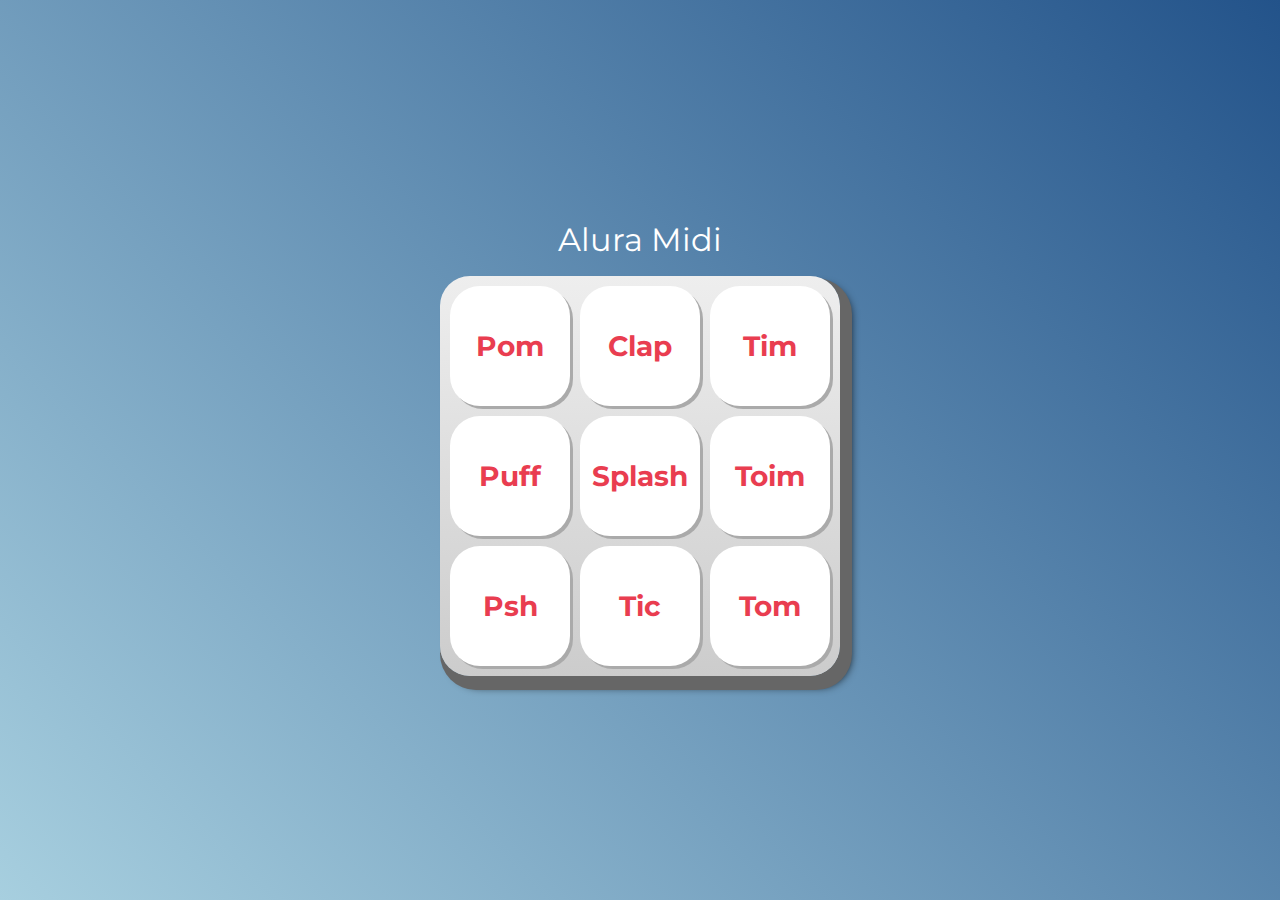
<file: aluramidi/index.html>
<!DOCTYPE html>
<html lang="pt-BR">
<head>
    <meta charset="UTF-8">
    <meta http-equiv="X-UA-Compatible" content="IE=edge">
    <meta name="viewport" content="width=device-width, initial-scale=1.0">

    <title>Alura MIDI</title>

    <link rel="preconnect" href="https://fonts.googleapis.com">
    <link rel="preconnect" href="https://fonts.gstatic.com" crossorigin>
    <link href="https://fonts.googleapis.com/css2?family=Montserrat:wght@500;600&display=swap" rel="stylesheet">

    <link rel="icon" type="image/png" href="images/bateria.png">
    <link rel="stylesheet" href="css/reset.css">
    <link rel="stylesheet" href="css/estilos.css">


</head>
<body>

    <h1>Alura Midi</h1>

    <section class="teclado">
        <button class="tecla tecla_pom">Pom</button>
        <button class="tecla tecla_clap">Clap</button>
        <button class="tecla tecla_tim">Tim</button>

        <button class="tecla tecla_puff">Puff</button>
        <button class="tecla tecla_splash">Splash</button>
        <button class="tecla tecla_toim">Toim</button>

        <button class="tecla tecla_psh">Psh</button>
        <button class="tecla tecla_tic">Tic</button>
        <button class="tecla tecla_tom">Tom</button>
    </section>

    <audio src="sounds/keyq.wav" id="som_tecla_pom"></audio>
    <audio src="sounds/keyw.wav" id="som_tecla_clap"></audio>
    <audio src="sounds/keye.wav" id="som_tecla_tim"></audio>
    <audio src="sounds/keya.wav" id="som_tecla_puff"></audio>
    <audio src="sounds/keys.wav" id="som_tecla_splash"></audio>
    <audio src="sounds/keyd.wav" id="som_tecla_toim"></audio>
    <audio src="sounds/keyz.wav" id="som_tecla_psh"></audio>
    <audio src="sounds/keyx.wav" id="som_tecla_tic"></audio>
    <audio src="sounds/keyc.wav" id="som_tecla_tom"></audio>



    <script src="js/main.js"></script>
</body>
</html>
</file>
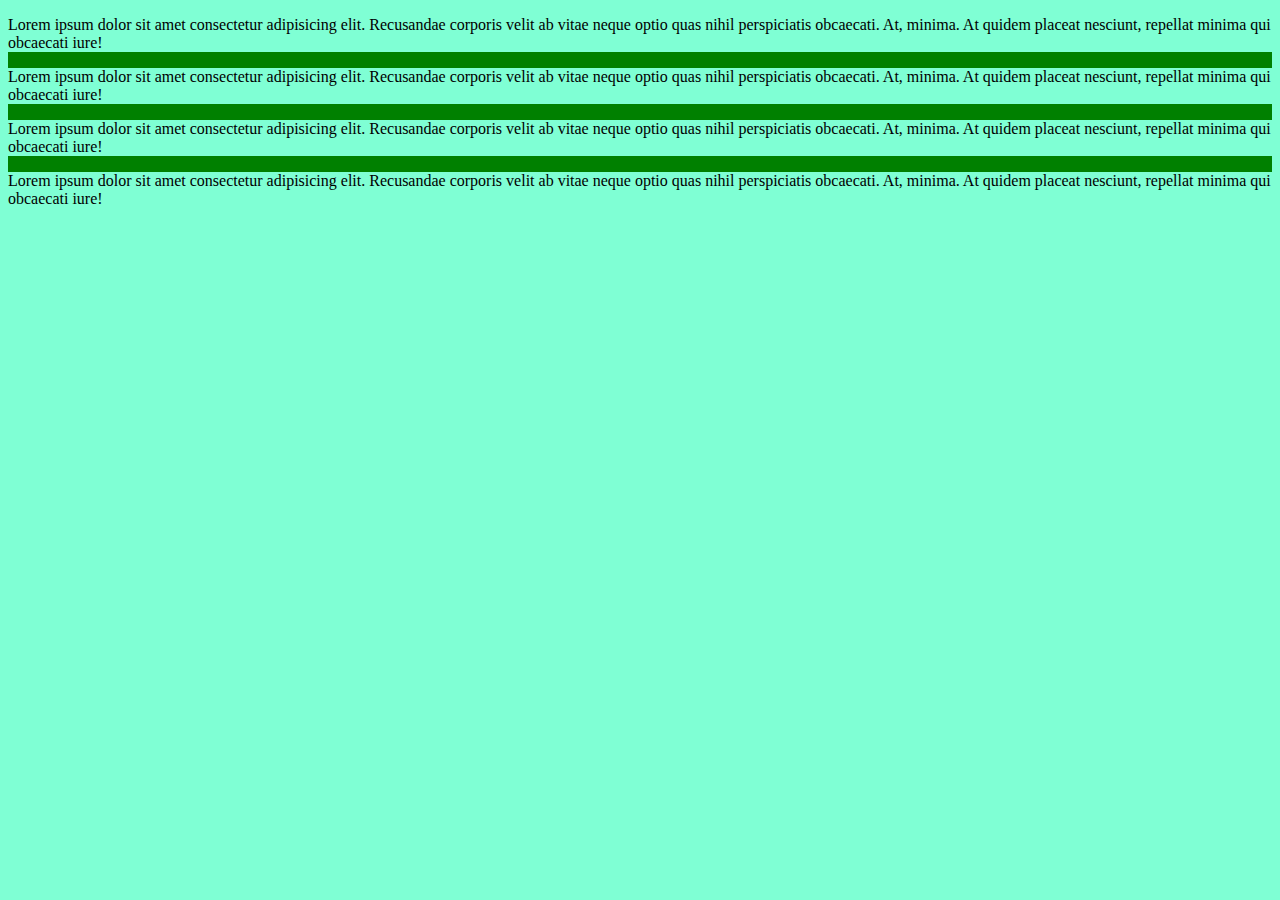
<file: basico/index.html>
<!DOCTYPE html>
<html lang="pt-br">
<head>
    <meta charset="UTF-8">
    <meta http-equiv="X-UA-Compatible" content="IE=edge">
    <meta name="viewport" content="width=device-width, initial-scale=1.0">
    <title>JavaScript Basico</title>
</head>
<body style="background-color: aquamarine;">
    <div class="paragrafos" style="background-color: green;">
        <p>Lorem ipsum dolor sit amet consectetur adipisicing elit. Recusandae corporis velit ab vitae neque optio quas nihil perspiciatis obcaecati. At, minima. At quidem placeat nesciunt, repellat minima qui obcaecati iure!</p>
        <p>Lorem ipsum dolor sit amet consectetur adipisicing elit. Recusandae corporis velit ab vitae neque optio quas nihil perspiciatis obcaecati. At, minima. At quidem placeat nesciunt, repellat minima qui obcaecati iure!</p>
        <p>Lorem ipsum dolor sit amet consectetur adipisicing elit. Recusandae corporis velit ab vitae neque optio quas nihil perspiciatis obcaecati. At, minima. At quidem placeat nesciunt, repellat minima qui obcaecati iure!</p>
        <p>Lorem ipsum dolor sit amet consectetur adipisicing elit. Recusandae corporis velit ab vitae neque optio quas nihil perspiciatis obcaecati. At, minima. At quidem placeat nesciunt, repellat minima qui obcaecati iure!</p>
    </div>
    


    <script src="index.js"></script>
</body>
</html>
</file>
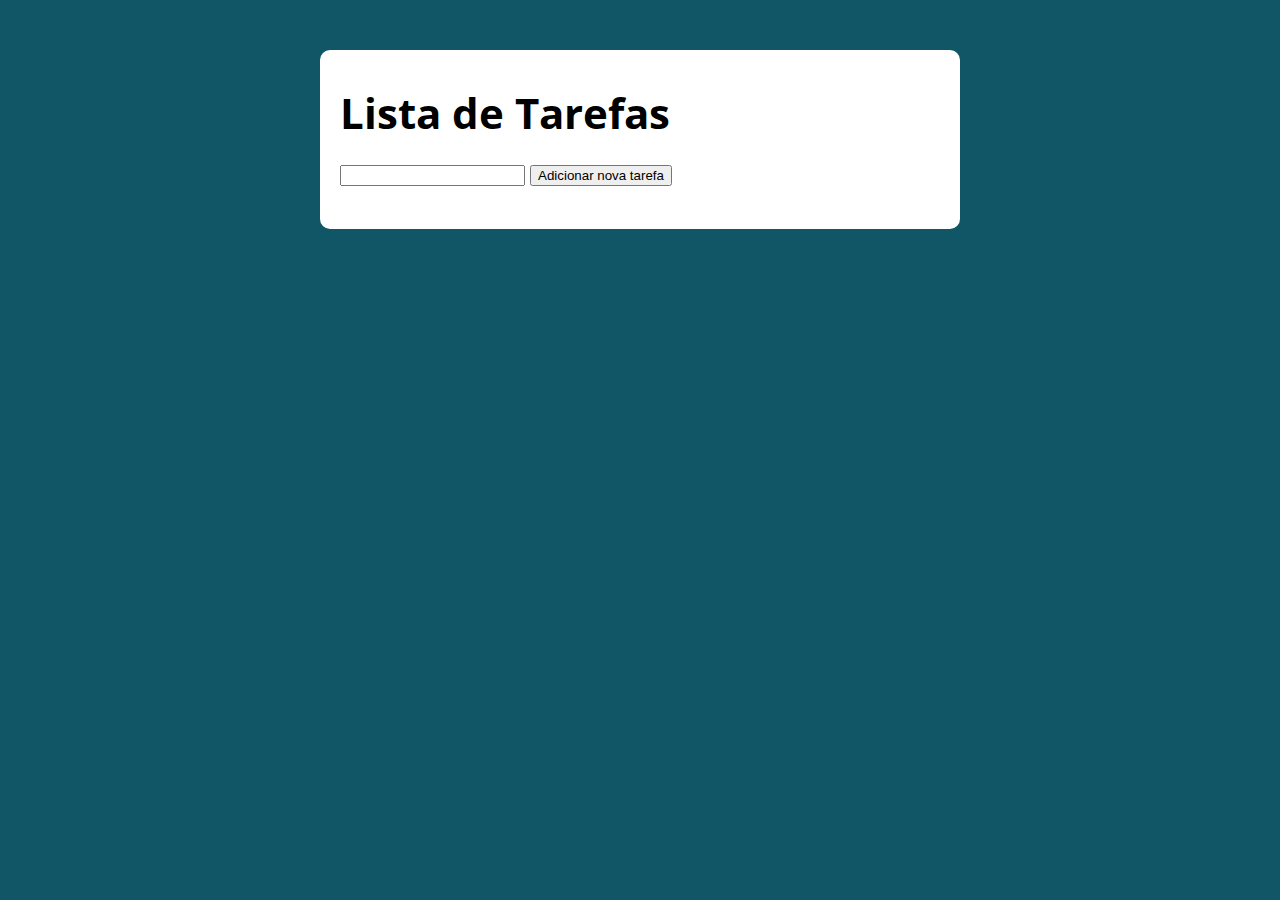
<file: ListaDeTarefas/index.html>
<!DOCTYPE html>
<html lang="pt-br">
<head>
    <meta charset="UTF-8">
    <meta http-equiv="X-UA-Compatible" content="IE=edge">
    <meta name="viewport" content="width=device-width, initial-scale=1.0">
    <link rel="stylesheet" href="style.css">
    <title>Lista de Tarefas</title>
</head>
<body>

    <sectionc class="container">
        <h1>Lista de Tarefas</h1>
        <p>
            <input type="text" class="inputTarefa">
            <button class="btnAddTarefa">Adicionar nova tarefa</button>
        </p>

        <ul class="tarefas"></ul>
    </section>
    <script src="index.js"></script>
</body>
</html>
</file>
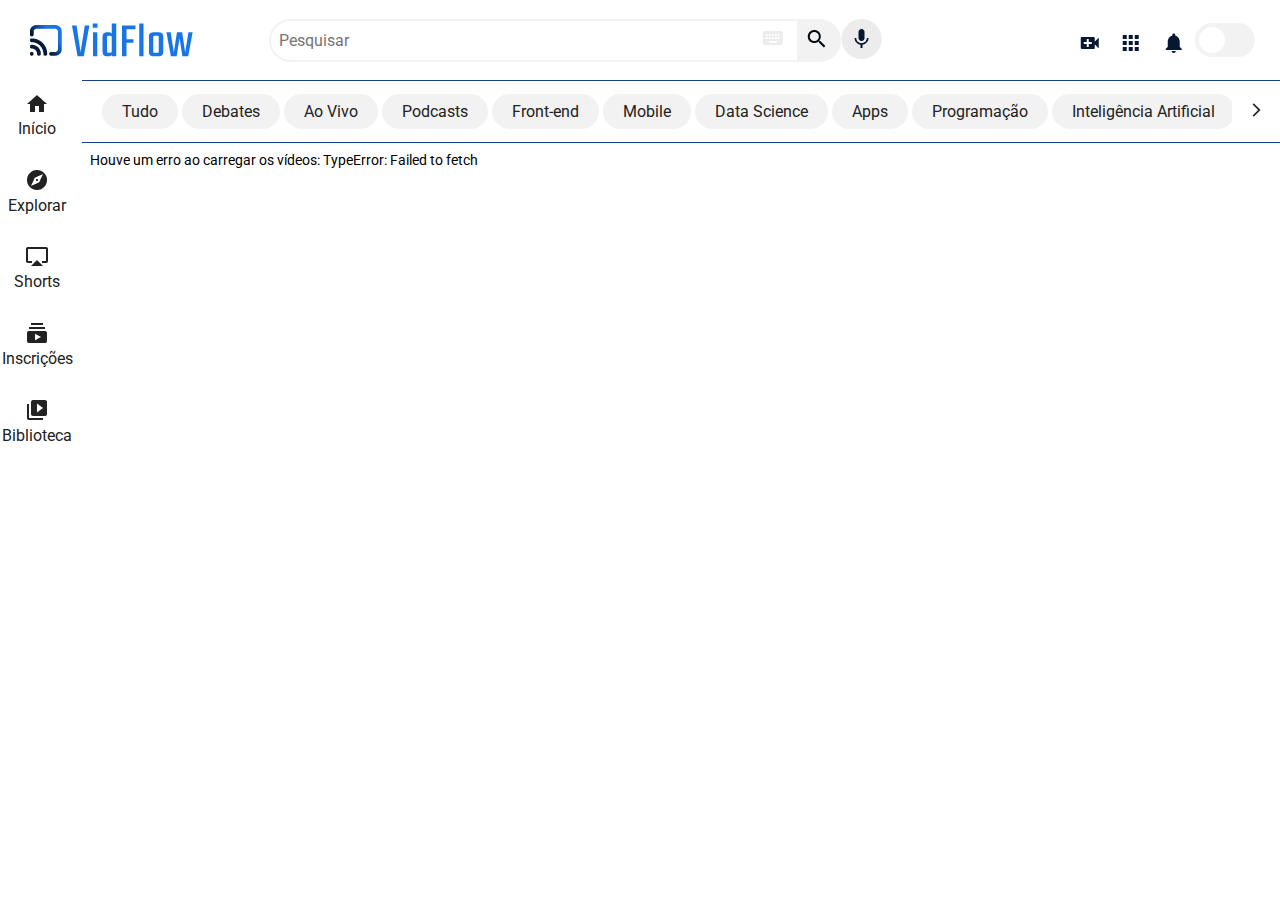
<file: vidflow/index.html>
<!DOCTYPE html>
<html lang="pt-br">
    <head>
        <meta charset="UTF-8">
        <meta name="viewport" content="width=device-width, initial-scale=1.0">
        <link
            href="https://fonts.googleapis.com/css2?family=Roboto:wght@400;500;700&display=swap"
            rel="stylesheet"
        />
        <link rel="stylesheet" href="./css/reset.css">
        <link rel="stylesheet" href="./css/estilos.css">
        <link rel="stylesheet" href="./css/flexbox.css">
        <title>VidFlow</title>
        <link rel="shortcut icon" href="./img/Favicon.png" type="image/x-icon">
    </head>

    <body>
    <header>
        <nav class="cabecalho__container">

            <div class="logo__item">
                <img src="./img/VidFlow--Logo-light-mode.png" alt="Logo do VidFlow">
            </div>

            <div class="cabecalho__pesquisar__item">
                <form class="form__pesquisa">
                    <input type="search" class="pesquisar__input" placeholder="Pesquisar">
                    <img src="./img/topbar/keyboard.png" alt="Ícone de teclado" class="pesquisar__input-teclado">
                    <button class="pesquisar__btn">
                        <img src="./img/topbar/search.png" alt="ícone de lupa">
                    </button>
                    <button class="cabecalho__audio">
                        <img src="./img/topbar/Mic.png" alt="ícone de microfone">
                    </button>
                </form>
            </div>

            <div class="cabecalho__icones__item">
                <a href="#" class="cabecalho__videos"></a>
                <a href="#" class="cabecalho__apps"></a>
                <a href="#" class="cabecalho__notificacoes"></a>
                <label class="cabecalho__switch">
                    <input type="checkbox" class="cabecalho__switch-input">
                    <span class="cabecalho__switch-slider"></span>
                </label>
            </div>

        </nav>
    </header>


        <!-- Menu lateral -->

        <aside class="menu__container">
            <ul class="menu__lista">
                <li>
                    <a class="menu__itens" href="#">
                        <i class="icone__inicio icone-item"></i>
                        <span>Início</span></a>
                </li>
    
                <li>
                    <a class="menu__itens" href="#">
                        <i class="icone__explorar icone-item"></i>
                        <span>Explorar</span></a>
                </li>
    
                <li>
                    <a class="menu__itens" href="#">
                        <i class="icone__shorts icone-item"></i>
                        <span>Shorts</span></a>
                </li>
    
                <li>
                    <a class="menu__itens" href="#">
                        <i class="icone__inscricoes icone-item"></i>
                        <span>Inscrições</span></a>
                </li>
    
                <li>
                    <a class="menu__itens" href="#">
                        <i class="icone__biblioteca icone-item"></i>
                        <span>Biblioteca</span></a>
                </li>
            </ul>
    
            <ul class="menu__lista">
                <li>
                    <a class="menu__itens" href="#">
                        <i class="icone__historico icone-item"></i>
                        <span>Histórico</span></a>
                </li>
    
                <li>
                    <a class="menu__itens" href="#">
                        <i class="icone__relogio icone-item"></i>
                        <span>Assistir mais tarde</span></a>
                </li>
    
                <li>
                    <a class="menu__itens" href="#">
                        <i class="icone__like icone-item"></i>
                        <span>Marcados com like</span></a>
                </li>
            </ul>
    
            <ul class="menu__lista">
                <li>
                    <a class="menu__itens" href="#">
                        <i class="icone__mostrar icone-item"></i>
                        <span>Mostrar mais 2</span></a>
                </li>
    
                <li>
                    <a class="menu__itens" href="#">
                        <i class="icone__deschamps icone-item"></i>
                        <span>Felipe Deschamps</span></a>
                </li>
    
                <li>
                    <a class="menu__itens" href="#">
                        <i class="icone__nerd icone-item"></i>
                        <span>Jovem Nerd</span></a>
                </li>
    
                <li>
                    <a class="menu__itens" href="#">
                        <i class="icone__souto icone-item"></i>
                        <span>Mario Souto</span></a>
                </li>
    
                <li>
                    <a class="menu__itens" href="#">
                        <i class="icone__iamarino icone-item"></i>
                        <span>Atila Iamarino</span></a>
                </li>
    
                <li>
                    <a class="menu__itens" href="#">
                        <i class="icone__ballerini icone-item"></i>
                        <span>Rafaella Ballerini</span></a>
                </li>
    
                <li>
                    <a class="menu__itens" href="#">
                        <i class="icone__gaveta icone-item"></i>
                        <span>Gaveta</span></a>
                </li>
    
                <li>
                    <a class="menu__itens" href="#">
                        <i class="icone__alura icone-item"></i>
                        <span>Alura</span></a>
                </li>
    
                <li>
                    <a class="menu__itens inscricoes" href="#">INSCRIÇÕES</a>
                </li>
            </ul>
    
            <ul class="menu__lista">
                <li class="jogos">
                    <a class="menu__itens" href="#">
                        <i class="icone__jogos icone-item"></i>
                        <span>Jogos</span></a>
                </li>
    
                <li class="filmes">
                    <a class="menu__itens" href="#">
                        <i class="icone__filmes icone-item"></i>
                        <span>Filmes</span></a>
                </li>
                <li class="premium">
                    <a class="menu__itens" href="#">
                        <i class="icone__videos icone-item"></i>
                        <span>Vídeo Premium</span></a>
                </li>
    
                <li class="menu__itens">
                    <a href="#">MAIS DA PÁGINA</a>
                </li>
    
            </ul>
        </aside>

        <section class="superior__secao__container">
            <div class="superior__secao__container-wrapper">
                <a href="#" name="Tudo" class="superior__item">Tudo</a>
                <a href="#" name="Debates" class="superior__item">Debates</a>
                <a href="#" name="Ao Vivo" class="superior__item">Ao Vivo</a>
                <a href="#" name="Podcasts" class="superior__item">Podcasts</a>
                <a href="#" name="Front-end" class="superior__item">Front-end</a>
                <a href="#" name="Mobile" class="superior__item">Mobile</a>
                <a href="#" name="Data Science" class="superior__item">Data Science</a>
                <a href="#" name="Apps" class="superior__item">Apps</a>
                <a href="#" name="Programação" class="superior__item">Programação</a>
                <a href="#" name="Inteligência Artificial" class="superior__item">Inteligência Artificial</a>
                <a href="#" name="Inovação" class="superior__item">Inovação</a>
            </div>
            <label class="superior__slider">
                <span><img src="./img/arrow_forward_ios.png" alt="Flecha direcionada para a direita"></span>
            </label>
        </section>

    <ul class="videos__container"></ul>

    <script src="script.js"></script>
</body>
</html>
</file>
<file: aluramidi/css/estilos.css>
:root {
  --cinza: #aaa;
  --vermelha: #e93d50;
  --vermelha-escura: #af303f;
  --branca: #fff;
  --luz: rgb(229, 255, 0);
}

body {
  align-items: center;
  background: linear-gradient(45deg, #a7cfdf 0%,#23538a 100%);
  display: flex;
  justify-content: center;
  flex-direction: column;
  font-family: 'Montserrat', sans-serif;
  min-height: 100vh;
}

h1 {
  color: var(--branca);
  margin-bottom: 20px;
  font-size: 2rem;
}

.teclado {
  background: linear-gradient(to bottom, #eeeeee 0%,#cccccc 100%);
  box-shadow: 6px 8px 0 6px #666, 10px 10px 10px #000;
  border-radius: 30px;
  display: grid;
  gap: 10px;
  grid-template-columns: repeat(3, 1fr);
  padding: 10px;
}

.tecla {
  background-color: var(--branca);
  border-radius: 30px;
  box-shadow: 3px 3px 0 var(--cinza);
  color: var(--vermelha);
  cursor: pointer;
  height: 120px;
  font-size: 1.75em;
  font-weight: bold;
  line-height: 120px;
  text-align: center;
  width: 120px;
}

.tecla.ativa,
.tecla:active {
  background-color: var(--vermelha);
  border: 4px solid  var(--vermelha);
  box-shadow: 3px 3px 0 var(--vermelha-escura) inset;
  color: var(--branca);
  outline: none;
}

.tecla.focus,
.tecla:focus {
  outline: none;
  box-shadow: 1px 1px 10px var(--luz);
}

.tecla.active:focus,
.tecla:active:focus {
  box-shadow: 3px 3px 0 var(--vermelha-escura) inset, 1px 1px 10px var(--luz);
}
</file>
<file: ListaDeTarefas/style.css>
@import url('https://fonts.googleapis.com/css?family=Open+Sans:400,700&display=swap');
:root {
  --primary-color: rgb(17, 86, 102);
  --primary-color-darker: rgb(9, 48, 56);
}

* {
  box-sizing: border-box;
  outline: 0;
}

body {
  margin: 0;
  padding: 0;
  background: var(--primary-color);
  font-family: 'Open sans', sans-serif;
  font-size: 1.3em;
  line-height: 1.5em;
}

.container {
  display: block;
  max-width: 640px;
  margin: 50px auto;
  background: #fff;
  padding: 20px;
  border-radius: 10px;
}

form input, form label, form button {
  display: block;
  width: 100%;
  margin-bottom: 10px;
}

form input {
  font-size: 24px;
  height: 50px;
  padding: 0 20px;
}

form input:focus {
  outline: 1px solid var(--primary-color);
}

form button {
  border: none;
  background: var(--primary-color);
  color: #fff;
  font-size: 18px;
  font-weight: 700;
  height: 50px;
  cursor: pointer;
  margin-top: 30px;
}

form button:hover {
  background: var(--primary-color-darker);
}
</file>
<file: vidflow/css/estilos.css>
*,
*::before,
*::after {
    --azul-profundo: #01080E;
    --azul-escuro: #041832;
    --azul-medio: #144480;
    --azul-destaque-light: #1875E9;
    --azul-destaque-dark: #3985D8;
    --cinza-escuro: #222222;
    --cinza-medio: #C5C5C5;
    --cinza-claro: #F2F2F2;
    --branco: #FFFFFF;
    box-sizing: border-box;
}

body {
    font-family: Roboto, Arial, Helvetica, sans-serif;
    background-color: var(--branco);
    position: relative;
    width: 100%;
    height: 100vh;
    overflow: auto;
    font-size: 14px;
    color: var(--cinza-escuro);                                                            
    box-sizing: border-box;
    text-align: center;
}

/* CABEÇALHO */

.cabecalho__container {
    background-color: var(--branco);
    height: 80px;
    width: 100%;
    padding: 0 25px;
}

.logo__item {
    padding: 15px 0px;
    cursor: pointer;
}

.pesquisar__input {
    padding: 8px;
    border: 2px solid var(--cinza-claro);
    border-radius: 32px 0px 0px 32px;
    font-size: 16px;
}

.pesquisar__input-teclado{
    position: absolute;
    right: 16%;
    top: 30%;
}

.pesquisar__btn {
    background-color: var(--cinza-claro);
    border: 0px;
    border-radius: 0px 32px 32px 0px;
    padding: 8px;
    padding-right: 15px;
    border-left: none;
    cursor: pointer;
}

.cabecalho__audio {
    border: 0px;
    background-color: var(--branco);
}

.cabecalho__videos {
    background-image: url(../img/topbar/video_call.png);
    background-repeat: no-repeat;
    background-position: center;
    padding: 20px;
}

.cabecalho__apps {
    background-image: url(../img/topbar/apps.png);
    background-repeat: no-repeat;
    background-position: center;
    padding: 13px 30px 13px 13px;
}

.cabecalho__notificacoes {
    background-image: url(../img/topbar/notifications.png);
    background-repeat: no-repeat;
    background-position: center;
    padding: 13px 30px 13px 13px;
}

.cabecalho__avatar {
    background-image: url(../img/topbar/Avatar.png);
    background-repeat: no-repeat;
    background-position: center;
    padding: 13px 30px 13px 33px;
}

.cabecalho__switch {
    position: relative;
    display: inline-block;
    padding: 13px 30px 13px 13px;
    width: 60px;
    height: 34px;
  }
  
  .cabecalho__switch-input{
    opacity: 0;
    width: 0;
    height: 0;
  }
  
  .cabecalho__switch-slider {
    position: absolute;
    cursor: pointer;
    top: 0;
    left: 0;
    right: 0;
    bottom: 0;
    background-color: var(--cinza-claro);
    -webkit-transition: .4s;
    transition: .4s;
    border-radius: 34px;
  }
  
  .cabecalho__switch-slider:before {
    position: absolute;
    content: "";
    height: 26px;
    width: 26px;
    left: 4px;
    bottom: 4px;
    background-color: var(--branco);
    -webkit-transition: .4s;
    transition: .4s;
    border-radius: 50%;
  }
  
  .cabecalho__switch-input:checked + .cabecalho__switch-slider {
    background-color: var(--azul-destaque-light);
  }
  
  .cabecalho__switch-input:focus + .cabecalho__switch-slider {
    box-shadow: 0 0 1px var(--cinza-claro);
  }
  
  .cabecalho__switch-input:checked + .cabecalho__switch-slider:before {
    -webkit-transform: translateX(26px);
    -ms-transform: translateX(26px);
    transform: translateX(26px);
  }


/* MENU LATERAL */

.menu__container {
    font-size: 14px;
    background-color: var(--branco);
}

.icone__inicio::before {
    content: url(../img/sidebar/home.png);
}

.icone__explorar::before {
    content: url(../img/sidebar/explore.png);
}

.icone__shorts::before {
    content: url(../img/sidebar/airplay.png);
}

.icone__inscricoes::before {
    content: url(../img/sidebar/subscriptions.png);
}

.icone__biblioteca::before {
    content: url(../img/sidebar/video_library.png);
}

.icone__historico::before {
    content: url(../img/sidebar/history.png);
}

.icone__relogio::before {
    content: url(../img/sidebar/history_toggle_off.png);
}

.icone__like::before {
    content: url(../img/sidebar/thumb_up_alt.png);
}

.icone__alura::before {
    content: url(../img/sidebar/Avatar_Alura.png);
}

.icone__gaveta::before {
    content: url(../img/sidebar/Avatar_Gaveta.png);
}

.icone__ballerini::before {
    content: url(../img/sidebar/Avatar_Rafa.png);
}

.icone__iamarino::before {
    content: url(../img/sidebar/Avatar_Atila.png);
}

.icone__souto::before {
    content: url(../img/sidebar/Avatar_Souto.png);
}

.icone__nerd::before {
    content: url(../img/sidebar/Avatar_Jovem_Nerd.png);
}

.icone__deschamps::before {
    content: url(../img/sidebar/Avatar_Deschamps.png);
}

.icone__mostrar::before {
    content: url(../img/sidebar/keyboard_arrow_down.png);
}

.icone__videos::before {
    content: url(../img/sidebar/ondemand_video.png);
}

.icone__filmes::before {
    content: url(../img/sidebar/movie.png);
}

.icone__jogos::before {
    content: url(../img/sidebar/sports_esports.png);
}

/* SECAO SUPERIOR */

.superior__secao__container {
    height: 63px;
    color: var(--branco);
    font-size: 16px;
    background-color: var(--branco);
    padding: 0 20px;
    position: fixed;
    top: 80px;
    right: 0;
    left: 0;
    /* transition: transform 0.5s ease-in-out;
    transform: translateX(0); */
}

.superior__secao__container-wrapper{
    position: relative;
}

.superior__item {
    color: var(--cinza-escuro);
    font-size: 16px;
    background-color: var(--cinza-claro);
    border-radius: 20px;
    padding: 8px 20px;
    cursor: pointer;
    width: 200px;
}

.superior__item:hover {
    color: var(--branco);
    background-color: var(--azul-destaque-light);
    transition: .5s;
}

.superior__slider{
    position: absolute;
    right: 0%;
    width: 4%;
    height: 100%;
    background-color: var(--branco);
}

/* SEÇÃO VÍDEOS */

.videos__container {
    color: black;
    padding: 153px 20px 10px 20px;
}

iframe{
    border-radius: 10px;
    width: 100%;
    height: 62%;
}

.descricao-video .img-canal{
    border-radius: 100%;
    width: 40px;
    height: 40px;
}

.descricao-video .titulo-video {
    font-weight: 700;
    color: var(--cinza-escuro);
}

.descricao-video .titulo-canal {
    font-size: 14px;
    color: var(--cinza-escuro);
}  

::-webkit-scrollbar{
    width: 0px;
    height: 0px;
}

@media(min-width: 834px) {

    body {
        height: 100vh;
    }

    /* ESTILOS DO MENU LATERAL */

    .menu__container {
        font-size: 16px;
    }

    .menu__lista {
        padding-top: 15px;
    }

    .menu__lista li {
        width: 100%;
    }

    /* ESTILOS DA SECAO SUPERIOR */

    .superior__secao__container {
        border-top: var(--azul-medio) 1px solid;
        border-bottom: var(--azul-medio) 1px solid;
        width: auto;
        left: 82px;
    }

    /*ESTILOS SEÇÃO VÍDEOS */

    .videos__container {
        padding-left: 90px;
        padding-right: 17px;
    }

}

@media(min-width: 1440px) {

    /* SEÇÃO SUPERIOR */

    .superior__secao__container {
        left: 247px;
    }

    /* ESTILOS DO MENU LATERAL */

    .menu__lista {
        border-bottom: 1.5px solid var(--azul-medio);
    }

    /* ESTILOS VIDEOS */

    .videos__container {
        padding-right: 10px;
        padding-left: 248px;
    }

}
</file>
<file: vidflow/css/flexbox.css>
/* CABEÇALHO */

.cabecalho__container {
  display: flex;
  justify-content: space-between;
  align-items: center;
  position: fixed;
  top: 0;
}

.cabecalho__pesquisar__item {
  display: none;
}

.form__pesquisa {
  position: relative;
  flex: 1;
  display: flex;
  justify-content: center;
}

/* SECAO SUPERIOR */

.superior__slider {
  display: none;
}

/* MENU */

.menu__container {
  position: fixed;
  bottom: 0%;
  height: 74px;
  width: 100%;
}

.menu__lista {
  display: flex;
  justify-content: space-around;
  height: 100%;
}

.menu__lista li {
  align-self: center;
}

.menu__itens {
  display: flex;
  flex-direction: column;
  gap: 5px;
}

.menu__lista:nth-child(2),
.menu__lista:nth-child(3),
.menu__lista:nth-child(4) {
  display: none;
}

/* SEÇÃO SUPERIOR */

.superior__secao__container {
  display: flex;
  align-items: center;
  white-space: nowrap;
  overflow: scroll;
  gap: 15px;
}


/* VIDEO */

.videos__container {
  display: flex;
  flex-wrap: wrap;
  gap: 10px;
}

.videos__item {
  display: block;
  height: 303px;
  width: 280px;
  flex-grow: 1;
}


.descricao-video {
  margin-top: 1rem;
  display: grid;
  text-align: start;
  column-gap: 1rem;
  row-gap: 10px;
  grid-template-columns: auto 1fr;
}

.descricao-video .img-canal {
  grid-area: 1 / 1 / 3 / 2;
} 

@media (min-width: 834px) {
  /* MENU LATERAL*/

  .menu__container {
    left: 0;
    height: auto;
    width: 74px;
    top: 80px;
  }

  .menu__lista {
    flex-direction: column;
    justify-content: flex-start;
    padding-top: 15px;
    gap: 33px;
  }
}

@media (min-width: 1156px) {
  /* CABEÇALHO */

  .cabecalho__pesquisar__item {
    display: block;
    transform: translate(-60px);
  }

  .pesquisar__input {
    width: 530px;
  }

  /* SECAO SUPERIOR */

  .superior__slider {
    display: flex;
    justify-content: center;
    align-items: center;
  }
}

@media (min-width: 1440px) {
  /* MENU */

  .menu__container {
    width: 239px;
    overflow: scroll;
  }

  .menu__lista:nth-child(2),
  .menu__lista:nth-child(3),
  .menu__lista:nth-child(4) {
    display: flex;
  }

  .menu__lista {
    height: auto;
    padding: 20px 17px 20px 15px;
    gap: 15px;
  }

  .menu__itens {
    flex-direction: row;
    gap: 15px;
    align-items: center;
  }

  .menu__lista:nth-child(3) {
    flex-direction: column-reverse;
  }

  .jogos {
    order: 3;
  }

  .filmes {
    order: 2;
  }

  .premium {
    order: 1;
  }

  .maispagina {
    order: 4;
  }
}
</file>
